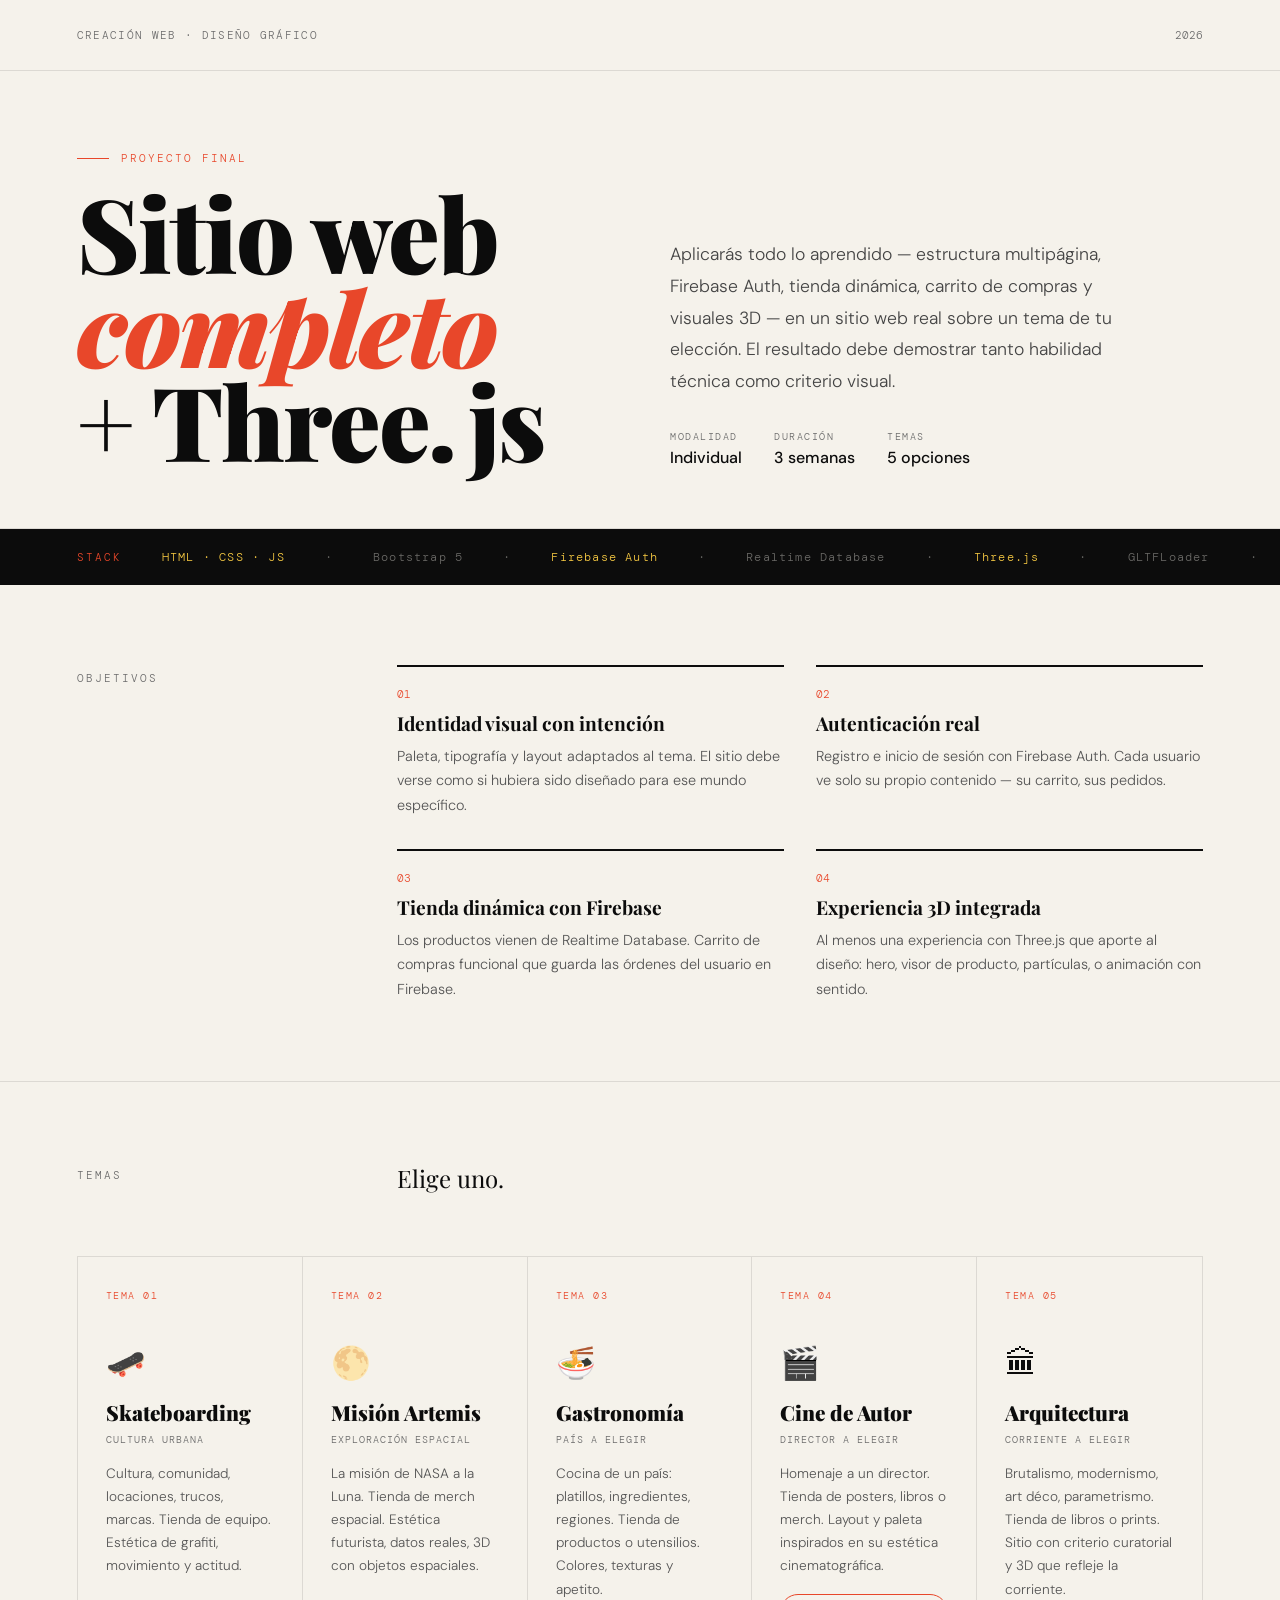
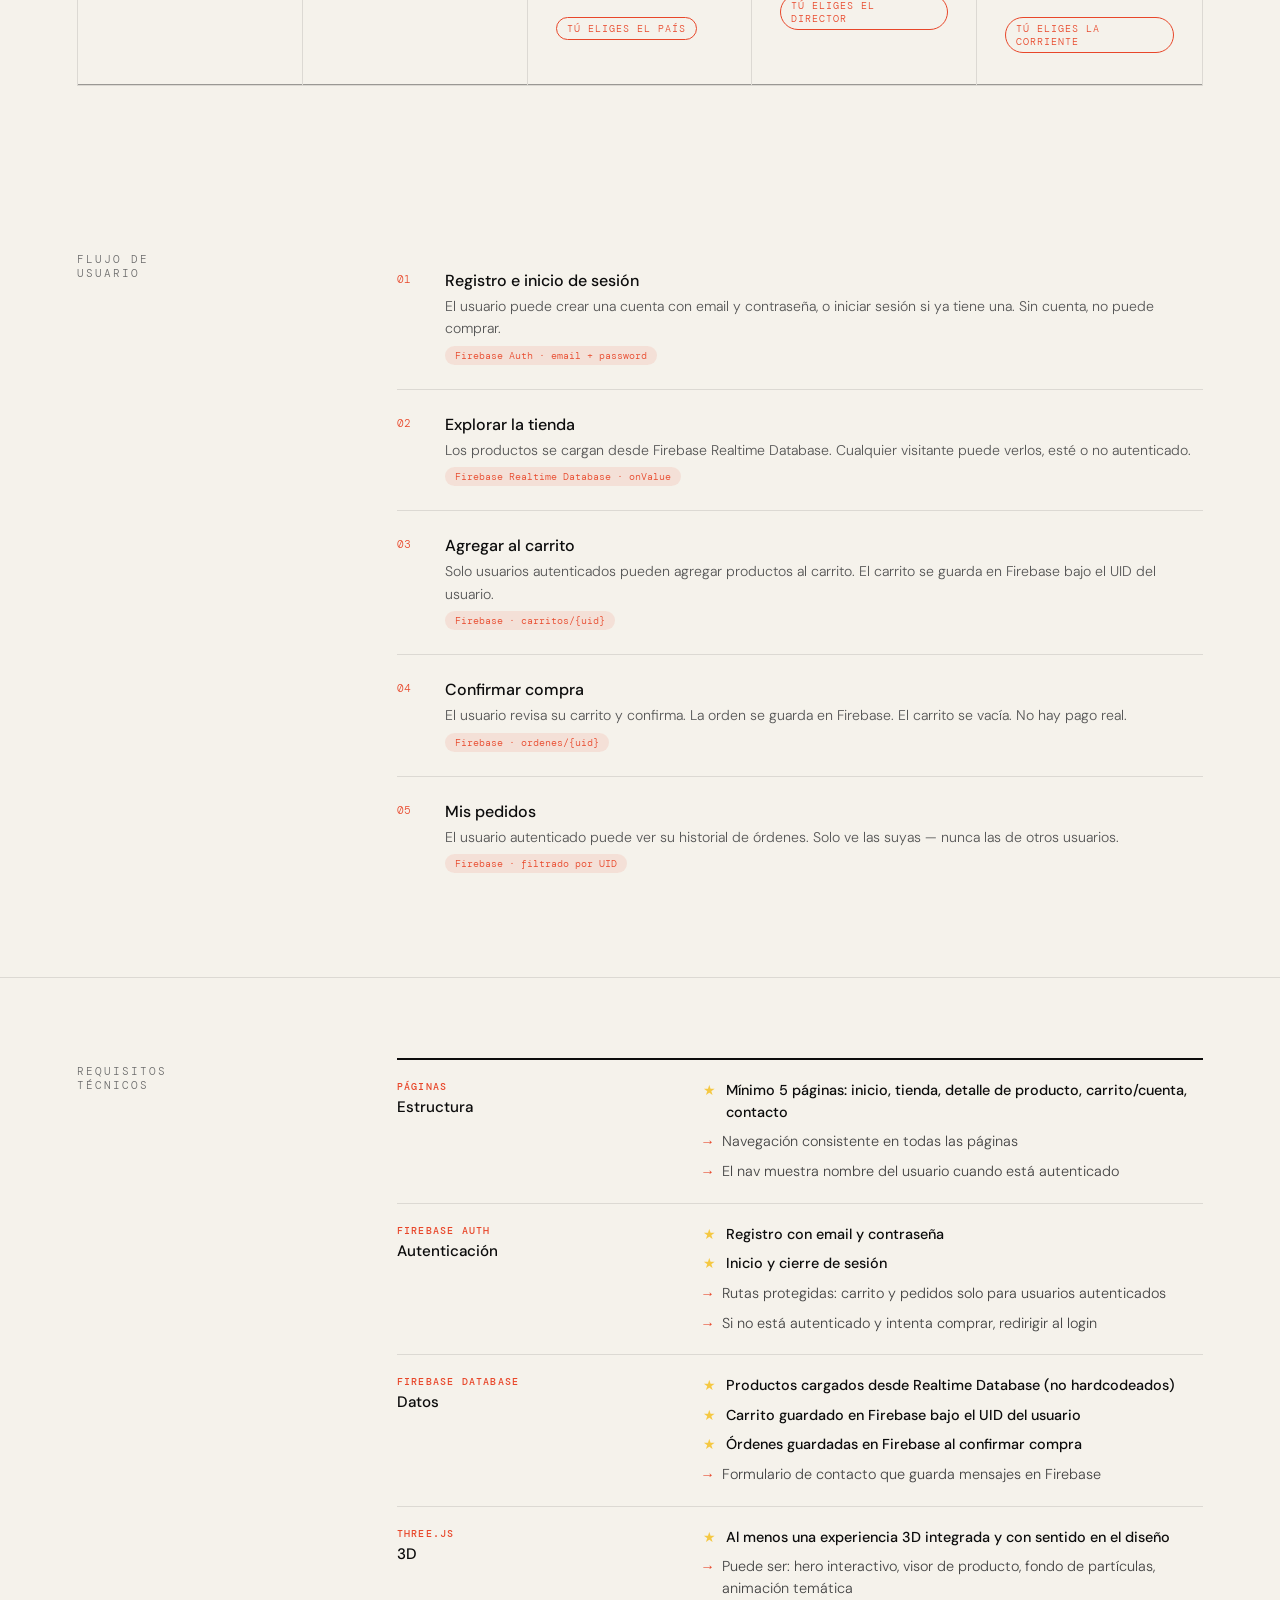
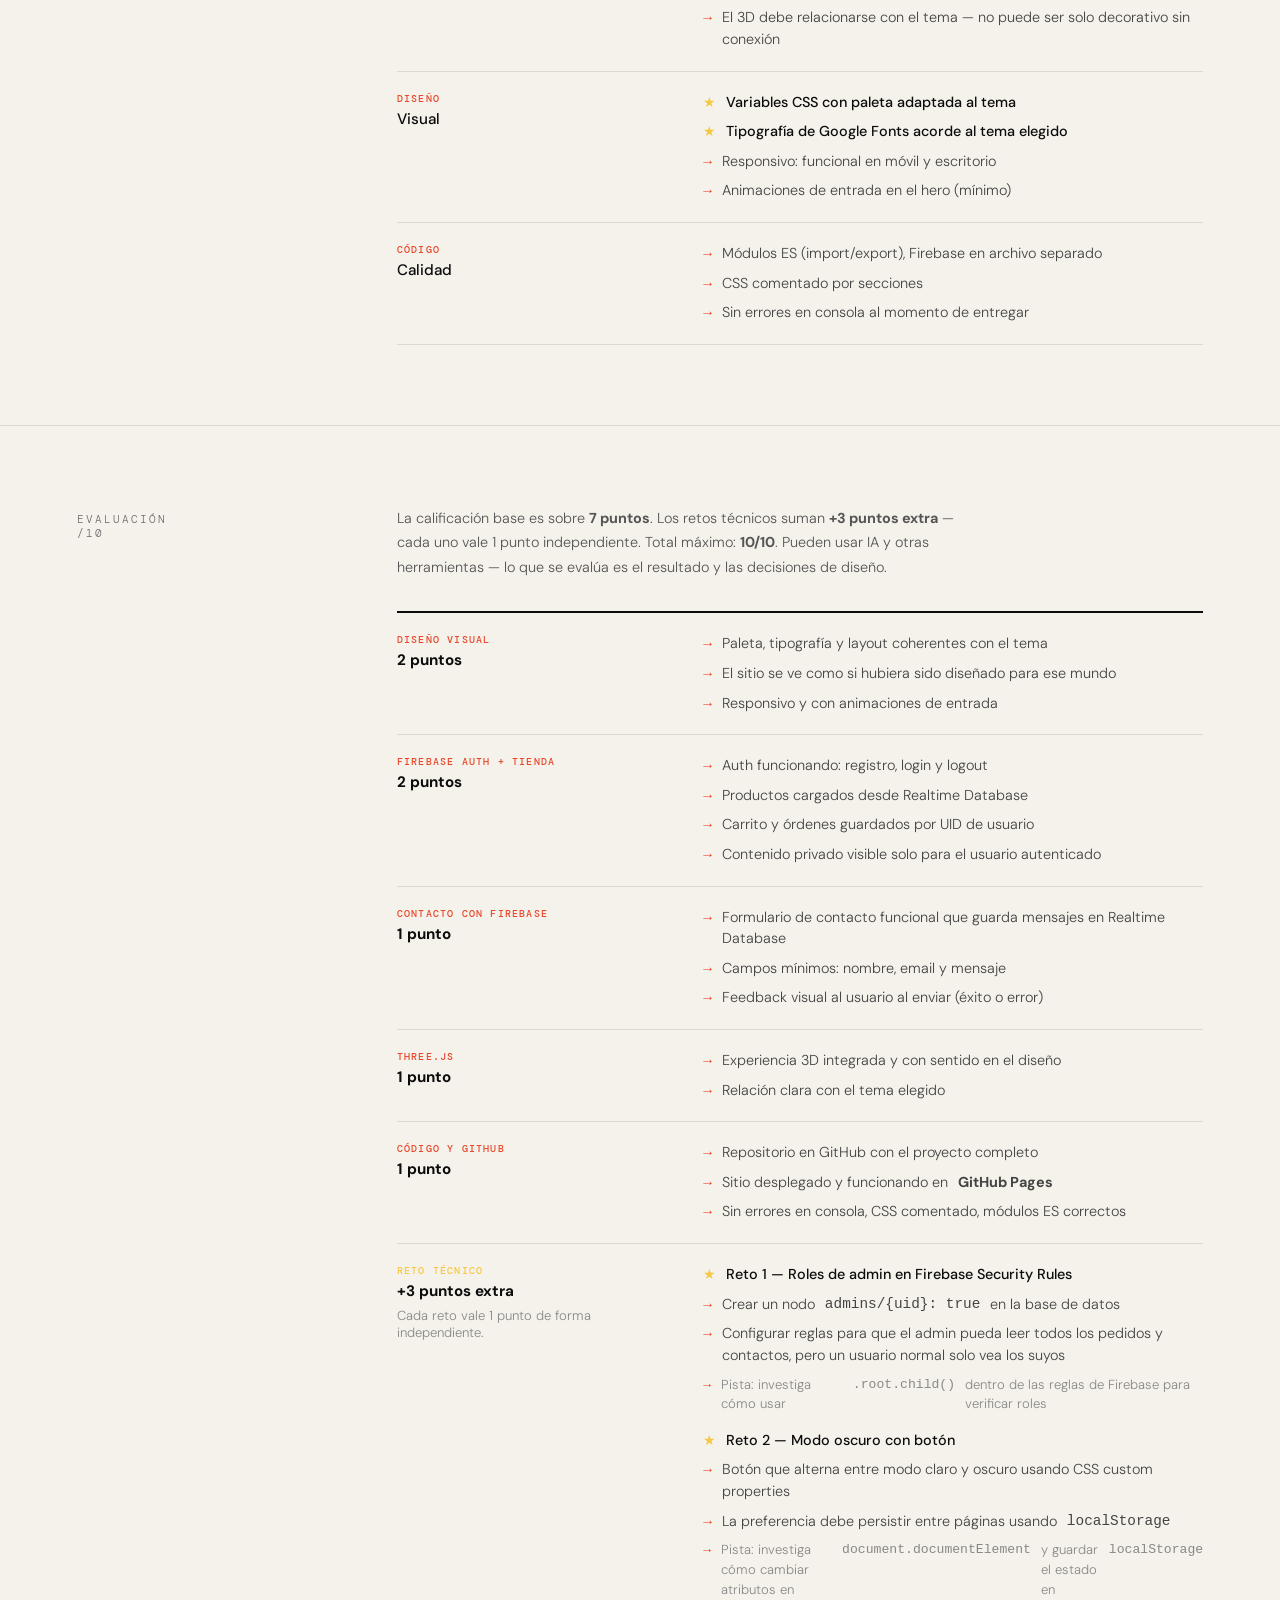
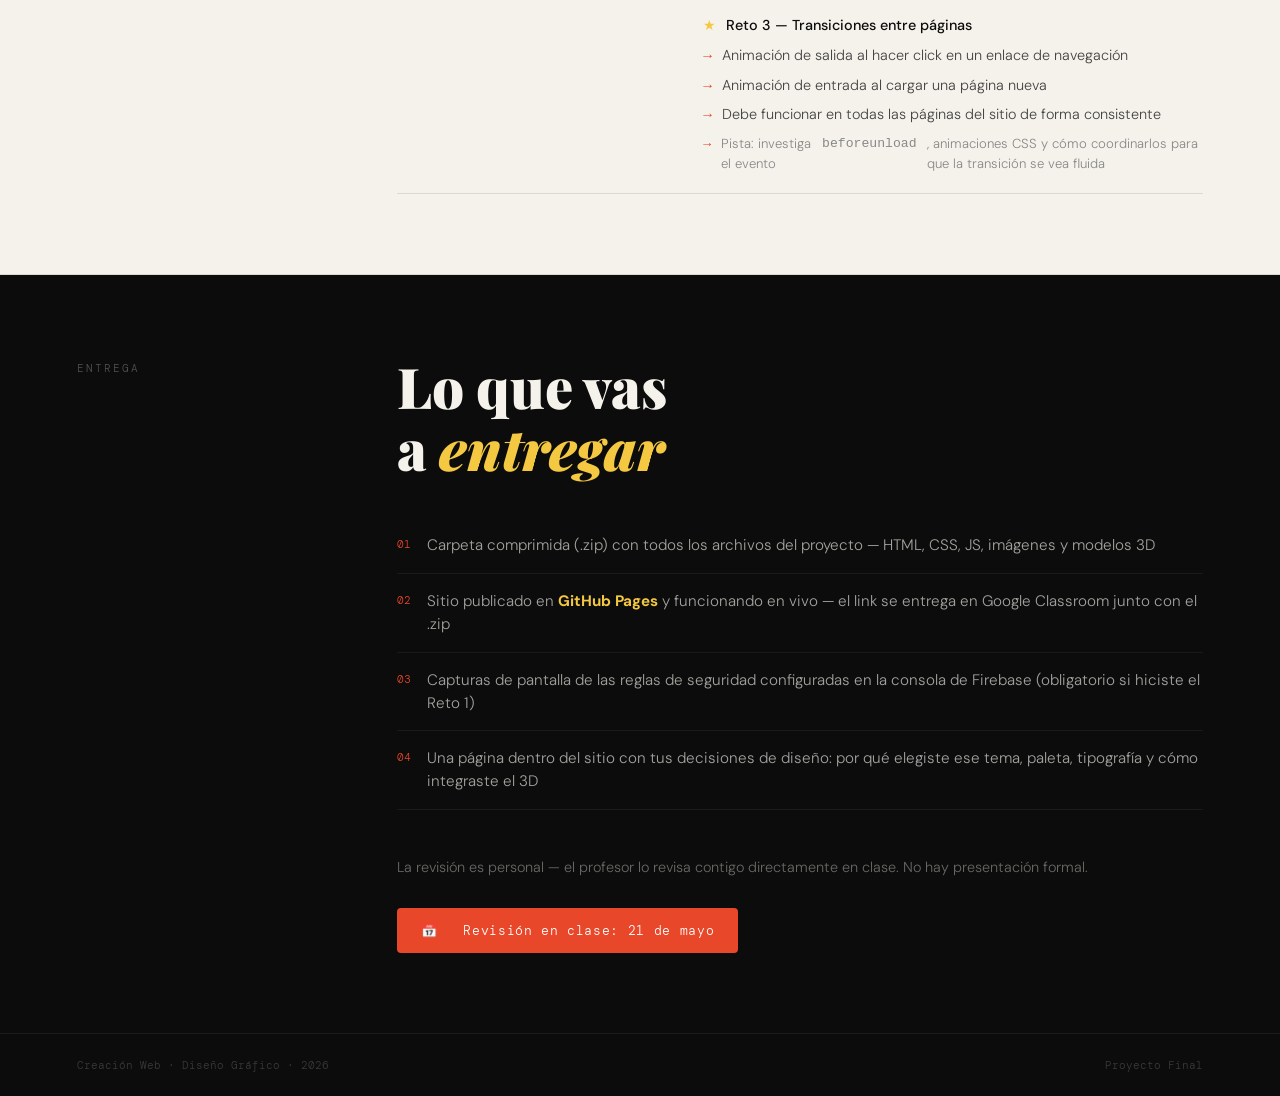
<file: textures/PFINAL.html>
<!doctype html>
<html lang="es">
<head>
  <meta charset="utf-8">
  <meta name="viewport" content="width=device-width, initial-scale=1">
  <title>Proyecto Final · Creación Web</title>

  <link href="https://fonts.googleapis.com/css2?family=Playfair+Display:ital,wght@0,400;0,900;1,400&family=DM+Mono:wght@400;500&family=DM+Sans:wght@300;400;500&display=swap" rel="stylesheet">

  <style>
    :root {
      --negro: #0c0c0c;
      --blanco: #f5f2eb;
      --acento: #e8472a;
      --acento2: #f5c842;
      --gris: #6b6b6b;
      --borde: rgba(0,0,0,0.1);
    }

    * { margin: 0; padding: 0; box-sizing: border-box; }
    html { scroll-behavior: smooth; }

    body {
      background: var(--blanco);
      color: var(--negro);
      font-family: 'DM Sans', sans-serif;
      font-weight: 300;
      overflow-x: hidden;
    }

    .site-header {
      padding: 28px 6vw;
      display: flex;
      justify-content: space-between;
      align-items: center;
      border-bottom: 1px solid var(--borde);
      position: sticky;
      top: 0;
      background: var(--blanco);
      z-index: 50;
    }

    .site-header .curso {
      font-family: 'DM Mono', monospace;
      font-size: 11px;
      letter-spacing: 0.12em;
      text-transform: uppercase;
      color: var(--gris);
    }

    .site-header .semestre {
      font-family: 'DM Mono', monospace;
      font-size: 11px;
      color: var(--gris);
    }

    /* HERO */
    .hero {
      padding: 80px 6vw 60px;
      border-bottom: 1px solid var(--borde);
      display: grid;
      grid-template-columns: 1fr 1fr;
      gap: 60px;
      align-items: end;
    }

    @media (max-width: 768px) { .hero { grid-template-columns: 1fr; gap: 32px; } }

    .hero-num {
      font-family: 'DM Mono', monospace;
      font-size: 11px;
      letter-spacing: 0.18em;
      text-transform: uppercase;
      color: var(--acento);
      margin-bottom: 20px;
      display: flex;
      align-items: center;
      gap: 12px;
    }

    .hero-num::before {
      content: '';
      width: 32px;
      height: 1px;
      background: var(--acento);
    }

    .hero-title {
      font-family: 'Playfair Display', serif;
      font-size: clamp(3.5rem, 8vw, 7rem);
      font-weight: 900;
      line-height: 0.92;
      letter-spacing: -0.02em;
    }

    .hero-title em {
      font-style: italic;
      color: var(--acento);
    }

    .hero-desc {
      font-size: 1.1rem;
      line-height: 1.8;
      color: #444;
      margin-bottom: 32px;
      max-width: 480px;
    }

    .hero-meta {
      display: flex;
      gap: 32px;
      flex-wrap: wrap;
    }

    .meta-label {
      font-family: 'DM Mono', monospace;
      font-size: 10px;
      letter-spacing: 0.15em;
      text-transform: uppercase;
      color: var(--gris);
      margin-bottom: 4px;
    }

    .meta-value {
      font-size: 1rem;
      font-weight: 500;
    }

    /* TICKER */
    .franja {
      background: var(--negro);
      color: var(--blanco);
      padding: 20px 6vw;
      display: flex;
      align-items: center;
      gap: 40px;
      overflow: hidden;
    }

    .franja-label {
      font-family: 'DM Mono', monospace;
      font-size: 11px;
      letter-spacing: 0.18em;
      text-transform: uppercase;
      color: var(--acento);
      white-space: nowrap;
      flex-shrink: 0;
    }

    .franja-ticker {
      display: flex;
      gap: 40px;
      animation: ticker 24s linear infinite;
      white-space: nowrap;
    }

    .franja-ticker span {
      font-family: 'DM Mono', monospace;
      font-size: 12px;
      letter-spacing: 0.1em;
      color: rgba(245,242,235,0.4);
    }

    .franja-ticker span.hl { color: var(--acento2); }

    @keyframes ticker {
      from { transform: translateX(0); }
      to   { transform: translateX(-50%); }
    }

    /* SECCIONES */
    .seccion {
      padding: 80px 6vw;
      border-bottom: 1px solid var(--borde);
      display: grid;
      grid-template-columns: 240px 1fr;
      gap: 80px;
    }

    @media (max-width: 768px) { .seccion { grid-template-columns: 1fr; gap: 32px; } }

    .seccion-label {
      font-family: 'DM Mono', monospace;
      font-size: 11px;
      letter-spacing: 0.18em;
      text-transform: uppercase;
      color: var(--gris);
      padding-top: 6px;
    }

    /* OBJETIVOS */
    .objetivos-lista {
      display: grid;
      grid-template-columns: 1fr 1fr;
      gap: 32px;
    }

    @media (max-width: 600px) { .objetivos-lista { grid-template-columns: 1fr; } }

    .objetivo-item {
      border-top: 2px solid var(--negro);
      padding-top: 20px;
    }

    .objetivo-num {
      font-family: 'DM Mono', monospace;
      font-size: 11px;
      color: var(--acento);
      margin-bottom: 10px;
    }

    .objetivo-titulo {
      font-family: 'Playfair Display', serif;
      font-size: 1.2rem;
      font-weight: 700;
      margin-bottom: 8px;
      line-height: 1.3;
    }

    .objetivo-desc {
      font-size: 0.9rem;
      color: #555;
      line-height: 1.7;
    }

    /* TEMAS */
    .temas-header {
      display: grid;
      grid-template-columns: 240px 1fr;
      gap: 80px;
      margin-bottom: 60px;
      padding: 80px 6vw 0;
    }

    @media (max-width: 768px) { .temas-header { grid-template-columns: 1fr; gap: 16px; margin-bottom: 40px; } }

    .temas-intro {
      font-size: 1.5rem;
      font-family: 'Playfair Display', serif;
      line-height: 1.4;
      max-width: 600px;
    }

    .temas-grid {
      display: grid;
      grid-template-columns: repeat(5, 1fr);
      gap: 0;
      border: 1px solid var(--borde);
      margin: 0 6vw;
      margin-bottom: 80px;
    }

    @media (max-width: 900px) { .temas-grid { grid-template-columns: 1fr; } }

    .tema-card {
      border-right: 1px solid var(--borde);
      padding: 32px 28px;
      transition: background 0.3s;
      position: relative;
      overflow: hidden;
    }

    .tema-card:last-child { border-right: none; }

    .tema-card::before {
      content: '';
      position: absolute;
      inset: 0;
      background: var(--negro);
      transform: translateY(100%);
      transition: transform 0.4s cubic-bezier(.16,1,.3,1);
      z-index: 0;
    }

    .tema-card:hover::before { transform: translateY(0); }

    .tema-card > * { position: relative; z-index: 1; }

    .tema-card:hover .tema-num  { color: var(--acento2); }
    .tema-card:hover .tema-titulo,
    .tema-card:hover .tema-sub,
    .tema-card:hover .tema-desc { color: var(--blanco); }
    .tema-card:hover .tema-sub  { color: rgba(245,242,235,0.4); }
    .tema-card:hover .tema-libre { border-color: var(--acento2); color: var(--acento2); }

    .tema-num {
      font-family: 'DM Mono', monospace;
      font-size: 10px;
      letter-spacing: 0.15em;
      text-transform: uppercase;
      color: var(--acento);
      margin-bottom: 40px;
      transition: color 0.3s;
    }

    .tema-emoji { font-size: 2rem; margin-bottom: 16px; display: block; }

    .tema-titulo {
      font-family: 'Playfair Display', serif;
      font-size: 1.3rem;
      font-weight: 900;
      line-height: 1.2;
      margin-bottom: 8px;
      transition: color 0.3s;
    }

    .tema-sub {
      font-family: 'DM Mono', monospace;
      font-size: 10px;
      letter-spacing: 0.1em;
      text-transform: uppercase;
      color: var(--gris);
      margin-bottom: 16px;
      transition: color 0.3s;
    }

    .tema-desc {
      font-size: 0.85rem;
      color: #555;
      line-height: 1.7;
      transition: color 0.3s;
    }

    .tema-libre {
      display: inline-block;
      margin-top: 16px;
      font-family: 'DM Mono', monospace;
      font-size: 10px;
      letter-spacing: 0.1em;
      text-transform: uppercase;
      color: var(--acento);
      border: 1px solid var(--acento);
      padding: 4px 10px;
      border-radius: 999px;
      transition: color 0.3s, border-color 0.3s;
    }

    /* REQUISITOS */
    .req-tabla { width: 100%; border-collapse: collapse; }

    .req-tabla tr { border-bottom: 1px solid var(--borde); }
    .req-tabla tr:first-child { border-top: 2px solid var(--negro); }

    .req-tabla td {
      padding: 20px 0;
      vertical-align: top;
      font-size: 0.95rem;
    }

    .req-tabla td:first-child {
      width: 38%;
      font-weight: 500;
      padding-right: 24px;
    }

    .req-cat {
      font-family: 'DM Mono', monospace;
      font-size: 10px;
      letter-spacing: 0.12em;
      text-transform: uppercase;
      color: var(--acento);
      display: block;
      margin-bottom: 4px;
    }

    .req-lista {
      list-style: none;
      display: flex;
      flex-direction: column;
      gap: 8px;
    }

    .req-lista li {
      display: flex;
      align-items: flex-start;
      gap: 10px;
      font-size: 0.9rem;
      color: #444;
      line-height: 1.5;
    }

    .req-lista li::before {
      content: '→';
      color: var(--acento);
      font-family: 'DM Mono', monospace;
      flex-shrink: 0;
    }

    .req-lista li.importante {
      color: var(--negro);
      font-weight: 500;
    }

    .req-lista li.importante::before { content: '★'; color: var(--acento2); }

    /* FLUJO */
    .flujo {
      display: flex;
      flex-direction: column;
      gap: 0;
    }

    .flujo-paso {
      display: flex;
      gap: 24px;
      align-items: flex-start;
      padding: 24px 0;
      border-bottom: 1px solid var(--borde);
    }

    .flujo-paso:last-child { border-bottom: none; }

    .flujo-num {
      font-family: 'DM Mono', monospace;
      font-size: 11px;
      color: var(--acento);
      flex-shrink: 0;
      padding-top: 2px;
      min-width: 24px;
    }

    .flujo-titulo {
      font-weight: 500;
      margin-bottom: 4px;
      font-size: 1rem;
    }

    .flujo-desc {
      font-size: 0.88rem;
      color: #555;
      line-height: 1.6;
    }

    .flujo-badge {
      display: inline-block;
      margin-top: 6px;
      font-family: 'DM Mono', monospace;
      font-size: 10px;
      background: rgba(232,71,42,0.1);
      color: var(--acento);
      padding: 3px 10px;
      border-radius: 999px;
    }

    /* EVALUACIÓN */
    .criterios-grid {
      display: grid;
      grid-template-columns: repeat(4, 1fr);
      gap: 16px;
    }

    @media (max-width: 768px) { .criterios-grid { grid-template-columns: 1fr 1fr; } }

    .criterio {
      background: var(--negro);
      color: var(--blanco);
      padding: 28px 24px;
      border-radius: 4px;
    }

    .criterio-pct {
      font-family: 'Playfair Display', serif;
      font-size: 3rem;
      font-weight: 900;
      color: var(--acento2);
      line-height: 1;
      margin-bottom: 12px;
    }

    .criterio-titulo {
      font-size: 0.9rem;
      font-weight: 500;
      margin-bottom: 8px;
    }

    .criterio-desc {
      font-size: 0.8rem;
      color: rgba(245,242,235,0.45);
      line-height: 1.6;
    }

    /* ENTREGA */
    .entrega {
      padding: 80px 6vw;
      background: var(--negro);
      color: var(--blanco);
      display: grid;
      grid-template-columns: 240px 1fr;
      gap: 80px;
    }

    @media (max-width: 768px) { .entrega { grid-template-columns: 1fr; gap: 32px; } }

    .entrega .seccion-label { color: rgba(245,242,235,0.3); }

    .entrega-titulo {
      font-family: 'Playfair Display', serif;
      font-size: clamp(2rem, 5vw, 3.5rem);
      font-weight: 900;
      line-height: 1.1;
      margin-bottom: 40px;
    }

    .entrega-titulo em { font-style: italic; color: var(--acento2); }

    .entrega-lista {
      list-style: none;
      display: flex;
      flex-direction: column;
      gap: 0;
      margin-bottom: 48px;
    }

    .entrega-lista li {
      display: flex;
      align-items: flex-start;
      gap: 16px;
      font-size: 0.95rem;
      color: rgba(245,242,235,0.65);
      line-height: 1.5;
      border-bottom: 1px solid rgba(255,255,255,0.06);
      padding: 16px 0;
    }

    .entrega-lista li .num {
      font-family: 'DM Mono', monospace;
      font-size: 11px;
      color: var(--acento);
      flex-shrink: 0;
      padding-top: 2px;
    }

    .fecha-badge {
      display: inline-flex;
      align-items: center;
      gap: 12px;
      background: var(--acento);
      color: #fff;
      padding: 14px 24px;
      border-radius: 4px;
      font-family: 'DM Mono', monospace;
      font-size: 13px;
      letter-spacing: 0.05em;
    }

    .site-footer {
      padding: 24px 6vw;
      border-top: 1px solid rgba(255,255,255,0.06);
      background: var(--negro);
      display: flex;
      justify-content: space-between;
      align-items: center;
      flex-wrap: wrap;
      gap: 12px;
    }

    .site-footer span {
      font-family: 'DM Mono', monospace;
      font-size: 11px;
      color: rgba(245,242,235,0.2);
    }

    .reveal {
      opacity: 0;
      transform: translateY(24px);
      transition: opacity 0.7s cubic-bezier(.16,1,.3,1), transform 0.7s cubic-bezier(.16,1,.3,1);
    }

    .reveal.visible { opacity: 1; transform: translateY(0); }
  </style>
</head>
<body>

  <header class="site-header">
    <span class="curso">Creación Web · Diseño Gráfico</span>
    <span class="semestre">2026</span>
  </header>

  <!-- HERO -->
  <section class="hero">
    <div class="reveal">
      <p class="hero-num">Proyecto Final</p>
      <h1 class="hero-title">
        Sitio web<br>
        <em>completo</em><br>
        + Three.js
      </h1>
    </div>
    <div class="reveal">
      <p class="hero-desc">
        Aplicarás todo lo aprendido — estructura multipágina, Firebase Auth, tienda dinámica,
        carrito de compras y visuales 3D — en un sitio web real sobre un tema de tu elección.
        El resultado debe demostrar tanto habilidad técnica como criterio visual.
      </p>
      <div class="hero-meta">
        <div>
          <div class="meta-label">Modalidad</div>
          <div class="meta-value">Individual</div>
        </div>
        <div>
          <div class="meta-label">Duración</div>
          <div class="meta-value">3 semanas</div>
        </div>
        <div>
          <div class="meta-label">Temas</div>
          <div class="meta-value">5 opciones</div>
        </div>
      </div>
    </div>
  </section>

  <!-- TICKER -->
  <div class="franja">
    <span class="franja-label">Stack</span>
    <div class="franja-ticker">
      <span class="hl">HTML · CSS · JS</span><span>·</span>
      <span>Bootstrap 5</span><span>·</span>
      <span class="hl">Firebase Auth</span><span>·</span>
      <span>Realtime Database</span><span>·</span>
      <span class="hl">Three.js</span><span>·</span>
      <span>GLTFLoader</span><span>·</span>
      <span>OrbitControls</span><span>·</span>
      <span class="hl">Carrito de compras</span><span>·</span>
      <span>Módulos ES</span><span>·</span>
      <span class="hl">CSS Custom Properties</span><span>·</span>
      <!-- duplicado para loop -->
      <span class="hl">HTML · CSS · JS</span><span>·</span>
      <span>Bootstrap 5</span><span>·</span>
      <span class="hl">Firebase Auth</span><span>·</span>
      <span>Realtime Database</span><span>·</span>
      <span class="hl">Three.js</span><span>·</span>
      <span>GLTFLoader</span><span>·</span>
      <span>OrbitControls</span><span>·</span>
      <span class="hl">Carrito de compras</span><span>·</span>
      <span>Módulos ES</span><span>·</span>
      <span class="hl">CSS Custom Properties</span><span>·</span>
    </div>
  </div>

  <!-- OBJETIVOS -->
  <section class="seccion">
    <p class="seccion-label reveal">Objetivos</p>
    <div class="objetivos-lista">
      <div class="objetivo-item reveal">
        <div class="objetivo-num">01</div>
        <div class="objetivo-titulo">Identidad visual con intención</div>
        <p class="objetivo-desc">Paleta, tipografía y layout adaptados al tema. El sitio debe verse como si hubiera sido diseñado para ese mundo específico.</p>
      </div>
      <div class="objetivo-item reveal">
        <div class="objetivo-num">02</div>
        <div class="objetivo-titulo">Autenticación real</div>
        <p class="objetivo-desc">Registro e inicio de sesión con Firebase Auth. Cada usuario ve solo su propio contenido — su carrito, sus pedidos.</p>
      </div>
      <div class="objetivo-item reveal">
        <div class="objetivo-num">03</div>
        <div class="objetivo-titulo">Tienda dinámica con Firebase</div>
        <p class="objetivo-desc">Los productos vienen de Realtime Database. Carrito de compras funcional que guarda las órdenes del usuario en Firebase.</p>
      </div>
      <div class="objetivo-item reveal">
        <div class="objetivo-num">04</div>
        <div class="objetivo-titulo">Experiencia 3D integrada</div>
        <p class="objetivo-desc">Al menos una experiencia con Three.js que aporte al diseño: hero, visor de producto, partículas, o animación con sentido.</p>
      </div>
    </div>
  </section>

  <!-- TEMAS -->
  <div class="temas-header">
    <p class="seccion-label reveal">Temas</p>
    <p class="temas-intro reveal">Elige uno.</p>
  </div>

  <div class="temas-grid reveal">
    <div class="tema-card">
      <div class="tema-num">Tema 01</div>
      <span class="tema-emoji">🛹</span>
      <div class="tema-titulo">Skateboarding</div>
      <div class="tema-sub">Cultura urbana</div>
      <p class="tema-desc">Cultura, comunidad, locaciones, trucos, marcas. Tienda de equipo. Estética de grafiti, movimiento y actitud.</p>
    </div>
    <div class="tema-card">
      <div class="tema-num">Tema 02</div>
      <span class="tema-emoji">🌕</span>
      <div class="tema-titulo">Misión Artemis</div>
      <div class="tema-sub">Exploración espacial</div>
      <p class="tema-desc">La misión de NASA a la Luna. Tienda de merch espacial. Estética futurista, datos reales, 3D con objetos espaciales.</p>
    </div>
    <div class="tema-card">
      <div class="tema-num">Tema 03</div>
      <span class="tema-emoji">🍜</span>
      <div class="tema-titulo">Gastronomía</div>
      <div class="tema-sub">País a elegir</div>
      <p class="tema-desc">Cocina de un país: platillos, ingredientes, regiones. Tienda de productos o utensilios. Colores, texturas y apetito.</p>
      <span class="tema-libre">Tú eliges el país</span>
    </div>
    <div class="tema-card">
      <div class="tema-num">Tema 04</div>
      <span class="tema-emoji">🎬</span>
      <div class="tema-titulo">Cine de Autor</div>
      <div class="tema-sub">Director a elegir</div>
      <p class="tema-desc">Homenaje a un director. Tienda de posters, libros o merch. Layout y paleta inspirados en su estética cinematográfica.</p>
      <span class="tema-libre">Tú eliges el director</span>
    </div>
    <div class="tema-card">
      <div class="tema-num">Tema 05</div>
      <span class="tema-emoji">🏛</span>
      <div class="tema-titulo">Arquitectura</div>
      <div class="tema-sub">Corriente a elegir</div>
      <p class="tema-desc">Brutalismo, modernismo, art déco, parametrismo. Tienda de libros o prints. Sitio con criterio curatorial y 3D que refleje la corriente.</p>
      <span class="tema-libre">Tú eliges la corriente</span>
    </div>
  </div>

  <!-- FLUJO DE USUARIO -->
  <section class="seccion">
    <p class="seccion-label reveal">Flujo de<br>usuario</p>
    <div class="flujo reveal">
      <div class="flujo-paso">
        <div class="flujo-num">01</div>
        <div>
          <div class="flujo-titulo">Registro e inicio de sesión</div>
          <p class="flujo-desc">El usuario puede crear una cuenta con email y contraseña, o iniciar sesión si ya tiene una. Sin cuenta, no puede comprar.</p>
          <span class="flujo-badge">Firebase Auth · email + password</span>
        </div>
      </div>
      <div class="flujo-paso">
        <div class="flujo-num">02</div>
        <div>
          <div class="flujo-titulo">Explorar la tienda</div>
          <p class="flujo-desc">Los productos se cargan desde Firebase Realtime Database. Cualquier visitante puede verlos, esté o no autenticado.</p>
          <span class="flujo-badge">Firebase Realtime Database · onValue</span>
        </div>
      </div>
      <div class="flujo-paso">
        <div class="flujo-num">03</div>
        <div>
          <div class="flujo-titulo">Agregar al carrito</div>
          <p class="flujo-desc">Solo usuarios autenticados pueden agregar productos al carrito. El carrito se guarda en Firebase bajo el UID del usuario.</p>
          <span class="flujo-badge">Firebase · carritos/{uid}</span>
        </div>
      </div>
      <div class="flujo-paso">
        <div class="flujo-num">04</div>
        <div>
          <div class="flujo-titulo">Confirmar compra</div>
          <p class="flujo-desc">El usuario revisa su carrito y confirma. La orden se guarda en Firebase. El carrito se vacía. No hay pago real.</p>
          <span class="flujo-badge">Firebase · ordenes/{uid}</span>
        </div>
      </div>
      <div class="flujo-paso">
        <div class="flujo-num">05</div>
        <div>
          <div class="flujo-titulo">Mis pedidos</div>
          <p class="flujo-desc">El usuario autenticado puede ver su historial de órdenes. Solo ve las suyas — nunca las de otros usuarios.</p>
          <span class="flujo-badge">Firebase · filtrado por UID</span>
        </div>
      </div>
    </div>
  </section>

  <!-- REQUISITOS TÉCNICOS -->
  <section class="seccion">
    <p class="seccion-label reveal">Requisitos<br>técnicos</p>
    <div class="reveal">
      <table class="req-tabla">
        <tr>
          <td><span class="req-cat">Páginas</span>Estructura</td>
          <td>
            <ul class="req-lista">
              <li class="importante">Mínimo 5 páginas: inicio, tienda, detalle de producto, carrito/cuenta, contacto</li>
              <li>Navegación consistente en todas las páginas</li>
              <li>El nav muestra nombre del usuario cuando está autenticado</li>
            </ul>
          </td>
        </tr>
        <tr>
          <td><span class="req-cat">Firebase Auth</span>Autenticación</td>
          <td>
            <ul class="req-lista">
              <li class="importante">Registro con email y contraseña</li>
              <li class="importante">Inicio y cierre de sesión</li>
              <li>Rutas protegidas: carrito y pedidos solo para usuarios autenticados</li>
              <li>Si no está autenticado y intenta comprar, redirigir al login</li>
            </ul>
          </td>
        </tr>
        <tr>
          <td><span class="req-cat">Firebase Database</span>Datos</td>
          <td>
            <ul class="req-lista">
              <li class="importante">Productos cargados desde Realtime Database (no hardcodeados)</li>
              <li class="importante">Carrito guardado en Firebase bajo el UID del usuario</li>
              <li class="importante">Órdenes guardadas en Firebase al confirmar compra</li>
              <li>Formulario de contacto que guarda mensajes en Firebase</li>
            </ul>
          </td>
        </tr>
        <tr>
          <td><span class="req-cat">Three.js</span>3D</td>
          <td>
            <ul class="req-lista">
              <li class="importante">Al menos una experiencia 3D integrada y con sentido en el diseño</li>
              <li>Puede ser: hero interactivo, visor de producto, fondo de partículas, animación temática</li>
              <li>El 3D debe relacionarse con el tema — no puede ser solo decorativo sin conexión</li>
            </ul>
          </td>
        </tr>
        <tr>
          <td><span class="req-cat">Diseño</span>Visual</td>
          <td>
            <ul class="req-lista">
              <li class="importante">Variables CSS con paleta adaptada al tema</li>
              <li class="importante">Tipografía de Google Fonts acorde al tema elegido</li>
              <li>Responsivo: funcional en móvil y escritorio</li>
              <li>Animaciones de entrada en el hero (mínimo)</li>
            </ul>
          </td>
        </tr>
        <tr>
          <td><span class="req-cat">Código</span>Calidad</td>
          <td>
            <ul class="req-lista">
              <li>Módulos ES (import/export), Firebase en archivo separado</li>
              <li>CSS comentado por secciones</li>
              <li>Sin errores en consola al momento de entregar</li>
            </ul>
          </td>
        </tr>
      </table>
    </div>
  </section>

  <!-- EVALUACIÓN -->
  <section class="seccion">
    <p class="seccion-label reveal">Evaluación<br>/10</p>
    <div class="reveal" style="width:100%;">

      <p style="font-size:0.9rem; color:#555; margin-bottom:32px; max-width:560px; line-height:1.7;">
        La calificación base es sobre <strong>7 puntos</strong>. Los retos técnicos suman <strong>+3 puntos extra</strong> — cada uno vale 1 punto independiente.
        Total máximo: <strong>10/10</strong>. Pueden usar IA y otras herramientas — lo que se evalúa es el resultado y las decisiones de diseño.
      </p>

      <table class="req-tabla">
        <tr>
          <td style="width:38%">
            <span class="req-cat">Diseño visual</span>
            <strong>2 puntos</strong>
          </td>
          <td>
            <ul class="req-lista">
              <li>Paleta, tipografía y layout coherentes con el tema</li>
              <li>El sitio se ve como si hubiera sido diseñado para ese mundo</li>
              <li>Responsivo y con animaciones de entrada</li>
            </ul>
          </td>
        </tr>
        <tr>
          <td>
            <span class="req-cat">Firebase Auth + Tienda</span>
            <strong>2 puntos</strong>
          </td>
          <td>
            <ul class="req-lista">
              <li>Auth funcionando: registro, login y logout</li>
              <li>Productos cargados desde Realtime Database</li>
              <li>Carrito y órdenes guardados por UID de usuario</li>
              <li>Contenido privado visible solo para el usuario autenticado</li>
            </ul>
          </td>
        </tr>
        <tr>
          <td>
            <span class="req-cat">Contacto con Firebase</span>
            <strong>1 punto</strong>
          </td>
          <td>
            <ul class="req-lista">
              <li>Formulario de contacto funcional que guarda mensajes en Realtime Database</li>
              <li>Campos mínimos: nombre, email y mensaje</li>
              <li>Feedback visual al usuario al enviar (éxito o error)</li>
            </ul>
          </td>
        </tr>
        <tr>
          <td>
            <span class="req-cat">Three.js</span>
            <strong>1 punto</strong>
          </td>
          <td>
            <ul class="req-lista">
              <li>Experiencia 3D integrada y con sentido en el diseño</li>
              <li>Relación clara con el tema elegido</li>
            </ul>
          </td>
        </tr>
        <tr>
          <td>
            <span class="req-cat">Código y GitHub</span>
            <strong>1 punto</strong>
          </td>
          <td>
            <ul class="req-lista">
              <li>Repositorio en GitHub con el proyecto completo</li>
              <li>Sitio desplegado y funcionando en <strong>GitHub Pages</strong></li>
              <li>Sin errores en consola, CSS comentado, módulos ES correctos</li>
            </ul>
          </td>
        </tr>
        <tr>
          <td>
            <span class="req-cat" style="color:#f5c842">Reto técnico</span>
            <strong>+3 puntos extra</strong>
            <p style="font-size:0.82rem; color:#888; margin-top:6px; font-weight:300;">Cada reto vale 1 punto de forma independiente.</p>
          </td>
          <td>
            <ul class="req-lista">
              <li class="importante">Reto 1 — Roles de admin en Firebase Security Rules</li>
              <li>Crear un nodo <code>admins/{uid}: true</code> en la base de datos</li>
              <li>Configurar reglas para que el admin pueda leer todos los pedidos y contactos, pero un usuario normal solo vea los suyos</li>
              <li style="color:#888; font-size:0.82rem;">Pista: investiga cómo usar <code>.root.child()</code> dentro de las reglas de Firebase para verificar roles</li>
            </ul>
            <ul class="req-lista" style="margin-top:16px;">
              <li class="importante">Reto 2 — Modo oscuro con botón</li>
              <li>Botón que alterna entre modo claro y oscuro usando CSS custom properties</li>
              <li>La preferencia debe persistir entre páginas usando <code>localStorage</code></li>
              <li style="color:#888; font-size:0.82rem;">Pista: investiga cómo cambiar atributos en <code>document.documentElement</code> y guardar el estado en <code>localStorage</code></li>
            </ul>
            <ul class="req-lista" style="margin-top:16px;">
              <li class="importante">Reto 3 — Transiciones entre páginas</li>
              <li>Animación de salida al hacer click en un enlace de navegación</li>
              <li>Animación de entrada al cargar una página nueva</li>
              <li>Debe funcionar en todas las páginas del sitio de forma consistente</li>
              <li style="color:#888; font-size:0.82rem;">Pista: investiga el evento <code>beforeunload</code>, animaciones CSS y cómo coordinarlos para que la transición se vea fluida</li>
            </ul>
          </td>
        </tr>
      </table>

    </div>
  </section>

  <!-- ENTREGA -->
  <section class="entrega">
    <p class="seccion-label reveal">Entrega</p>
    <div class="reveal">
      <h2 class="entrega-titulo">Lo que vas<br>a <em>entregar</em></h2>
      <ul class="entrega-lista">
        <li><span class="num">01</span><span>Carpeta comprimida (.zip) con todos los archivos del proyecto — HTML, CSS, JS, imágenes y modelos 3D</span></li>
        <li><span class="num">02</span><span>Sitio publicado en <strong style="color:var(--acento2)">GitHub Pages</strong> y funcionando en vivo — el link se entrega en Google Classroom junto con el .zip</span></li>
        <li><span class="num">03</span><span>Capturas de pantalla de las reglas de seguridad configuradas en la consola de Firebase (obligatorio si hiciste el Reto 1)</span></li>
        <li><span class="num">04</span><span>Una página dentro del sitio con tus decisiones de diseño: por qué elegiste ese tema, paleta, tipografía y cómo integraste el 3D</span></li>
      </ul>
      <p style="font-size:0.9rem; color:rgba(245,242,235,0.4); margin-bottom:32px;">
        La revisión es personal — el profesor lo revisa contigo directamente en clase. No hay presentación formal.
      </p>
      <div class="fecha-badge">📅 &nbsp; Revisión en clase: 21 de mayo</div>
    </div>
  </section>

  <footer class="site-footer">
    <span>Creación Web · Diseño Gráfico · 2026</span>
    <span>Proyecto Final</span>
  </footer>

  <script>
    const reveals = document.querySelectorAll('.reveal');
    const observer = new IntersectionObserver(
      (entries) => {
        entries.forEach((entry, i) => {
          if (entry.isIntersecting) {
            setTimeout(() => entry.target.classList.add('visible'), i * 60);
            observer.unobserve(entry.target);
          }
        });
      },
      { threshold: 0.1 }
    );
    reveals.forEach(el => observer.observe(el));
  </script>

</body>
</html>
</file>
